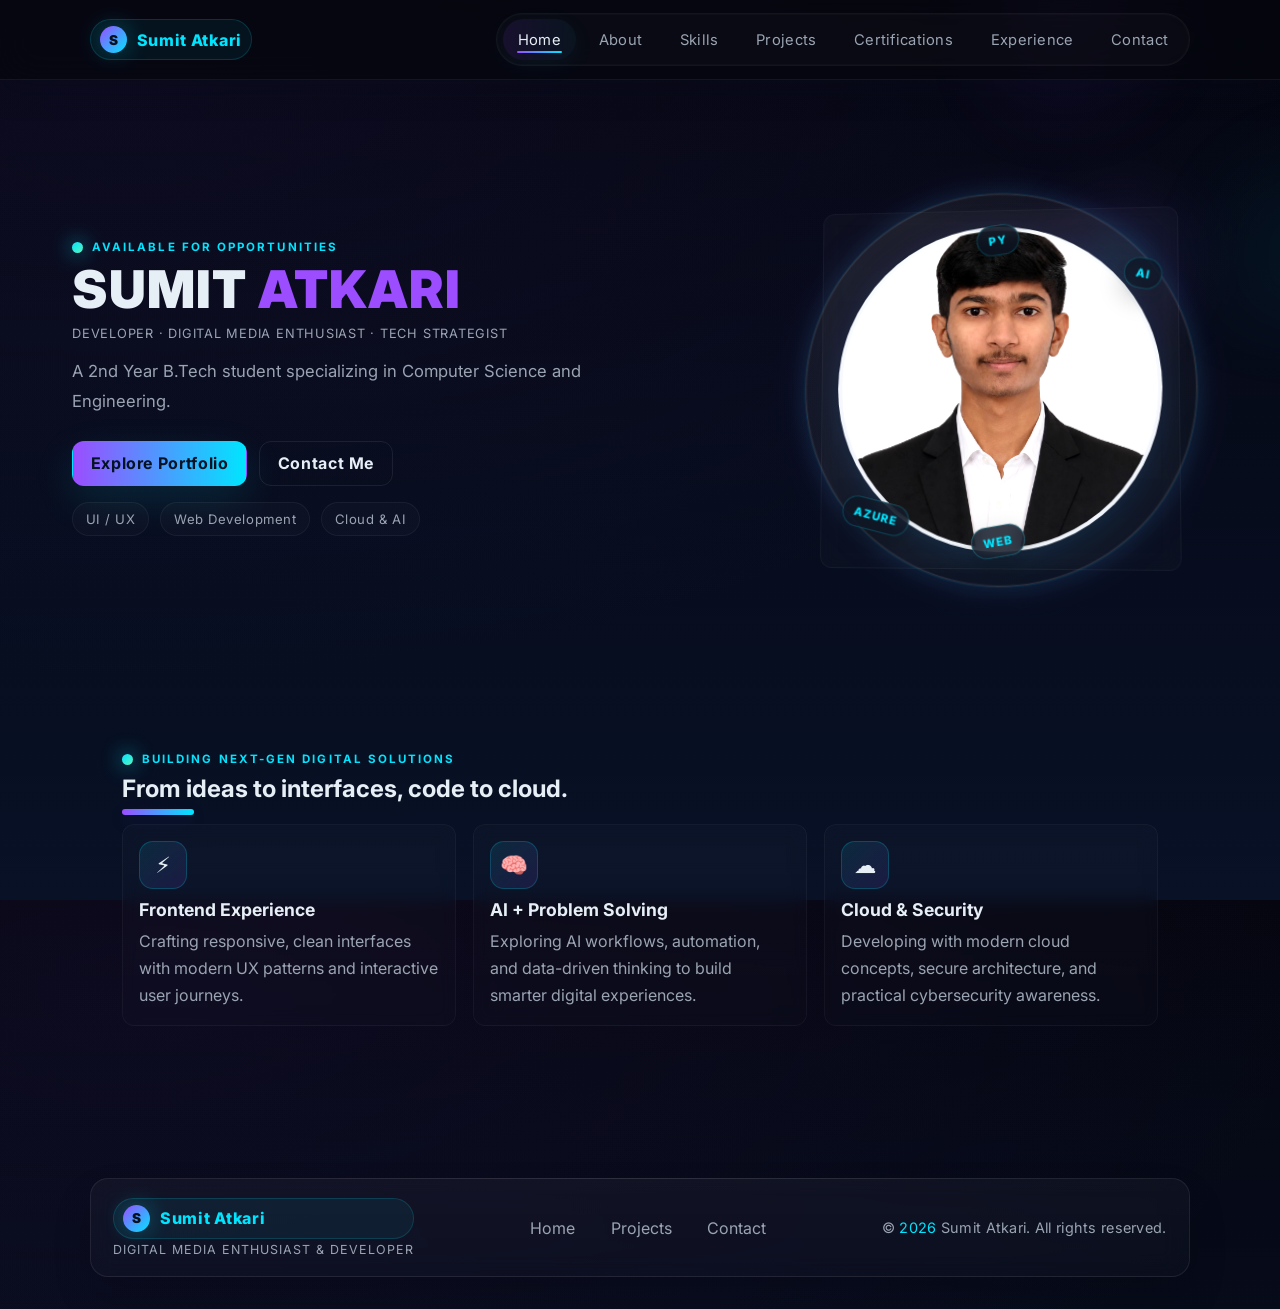
<file: index.html>
<!doctype html>
<html lang="en">
<head>
  <meta name="google-site-verification" content="aWRzMzcfcdjVfTjByrTSSTliUbDjm5TNbPGhBvWKlUM" />
  <meta charset="utf-8" />
  <meta name="viewport" content="width=device-width, initial-scale=1" />
  <meta name="description" content="Sumit Atkari — Digital Media Enthusiast, Developer and Tech Enthusiast. Portfolio showcasing projects, skills, certifications and experience." />
  <title>Sumit Atkari — Portfolio</title>
  <link rel="preconnect" href="https://fonts.googleapis.com">
  <link rel="preconnect" href="https://fonts.gstatic.com" crossorigin>
  <link href="https://fonts.googleapis.com/css2?family=Inter:wght@300;400;600;700;800&display=swap" rel="stylesheet">
  <link rel="stylesheet" href="style.css">
</head>
<body>
  <header class="site-header">
    <div class="container header-inner">
      <a class="brand" href="#home">Sumit Atkari</a>
      <nav class="nav" aria-label="Primary">
        <ul class="nav-list" id="navList">
          <li><a href="index.html#home" class="nav-link active">Home</a></li>
          <li><a href="about.html" class="nav-link">About</a></li>
          <li><a href="skills.html" class="nav-link">Skills</a></li>
          <li><a href="projects.html" class="nav-link">Projects</a></li>
          <li><a href="certifications.html" class="nav-link">Certifications</a></li>
          <li><a href="experience.html" class="nav-link">Experience</a></li>
          <li><a href="contact.html" class="nav-link">Contact</a></li>
        </ul>
      </nav>
      <button id="navToggle" class="nav-toggle" aria-label="Toggle navigation" aria-expanded="false">☰</button>
    </div>
  </header>
  <div id="loader" class="loader">
    <div class="loader-inner">
      <div class="loader-title">INITIALIZING PORTFOLIO...</div>
      <div class="loader-sub">LOADING SYSTEM...</div>
      <div class="loader-progress"><span></span></div>
      <div class="loader-name">SUMIT ATKARI</div>
    </div>
  </div>

  <div id="bgWrap">
    <canvas id="bgCanvas" aria-hidden="true"></canvas>
    <div id="bgGrid" aria-hidden="true"></div>
  </div>

  <div id="scrollProgress" aria-hidden="true"></div>

  <main>
    <section id="home" class="hero">
      <div class="container hero-grid">
        <div class="hero-content">
          <p class="eyebrow status"><span class="status-dot"></span> AVAILABLE FOR OPPORTUNITIES</p>
          <h1 class="hero-title neon">SUMIT <span class="accent">ATKARI</span></h1>
          <p class="hero-sub neon-sub">Developer · Digital Media Enthusiast · Tech Strategist</p>
          <p class="hero-desc">A 2nd Year B.Tech student specializing in Computer Science and Engineering.</p>
          <div class="hero-cta">
            <a class="btn btn-primary" href="projects.html">Explore Portfolio</a>
            <a class="btn btn-ghost" href="contact.html">Contact Me</a>
          </div>
          <div class="hero-highlights" aria-label="Core expertise">
            <span>UI / UX</span>
            <span>Web Development</span>
            <span>Cloud &amp; AI</span>
          </div>
        </div>
        <div class="hero-visual">
          <div class="profile-frame card glass">
            <div class="tech-orbit" aria-hidden="true">
              <span class="tech-badge">PY</span>
              <span class="tech-badge">AI</span>
              <span class="tech-badge">AZURE</span>
              <span class="tech-badge">WEB</span>
            </div>
            <div class="particle-orbit" aria-hidden="true"></div>
            <img src="assets/images/fa99266f-51df-4b13-a971-f67aae73ef15.jpg" alt="Portrait of Sumit Atkari" class="profile-illustration neon-glow">
          </div>
        </div>
      </div>
    </section>

    <section class="section feature-showcase">
      <div class="container">
        <div class="section-heading">
          <p class="eyebrow status"><span class="status-dot"></span> BUILDING NEXT-GEN DIGITAL SOLUTIONS</p>
          <h2 class="section-title">From ideas to interfaces, code to cloud.</h2>
        </div>

        <div class="feature-grid">
          <article class="feature-card card glass">
            <div class="feature-icon">⚡</div>
            <h3>Frontend Experience</h3>
            <p>Crafting responsive, clean interfaces with modern UX patterns and interactive user journeys.</p>
          </article>

          <article class="feature-card card glass">
            <div class="feature-icon">🧠</div>
            <h3>AI + Problem Solving</h3>
            <p>Exploring AI workflows, automation, and data-driven thinking to build smarter digital experiences.</p>
          </article>

          <article class="feature-card card glass">
            <div class="feature-icon">☁️</div>
            <h3>Cloud & Security</h3>
            <p>Developing with modern cloud concepts, secure architecture, and practical cybersecurity awareness.</p>
          </article>
        </div>
      </div>
    </section>
  </main>

  <footer class="site-footer">
    <div class="container footer-inner">
      <div class="footer-left">
        <div class="brand">Sumit Atkari</div>
        <div class="tagline">Digital Media Enthusiast & Developer</div>
      </div>
      <nav class="footer-nav" aria-label="Footer">
        <a href="index.html">Home</a>
        <a href="projects.html">Projects</a>
        <a href="contact.html">Contact</a>
      </nav>
      <div class="copyright">© <span id="year"></span> Sumit Atkari. All rights reserved.</div>
    </div>
  </footer>

  <script src="script.js"></script>
</body>
</html>
</file>
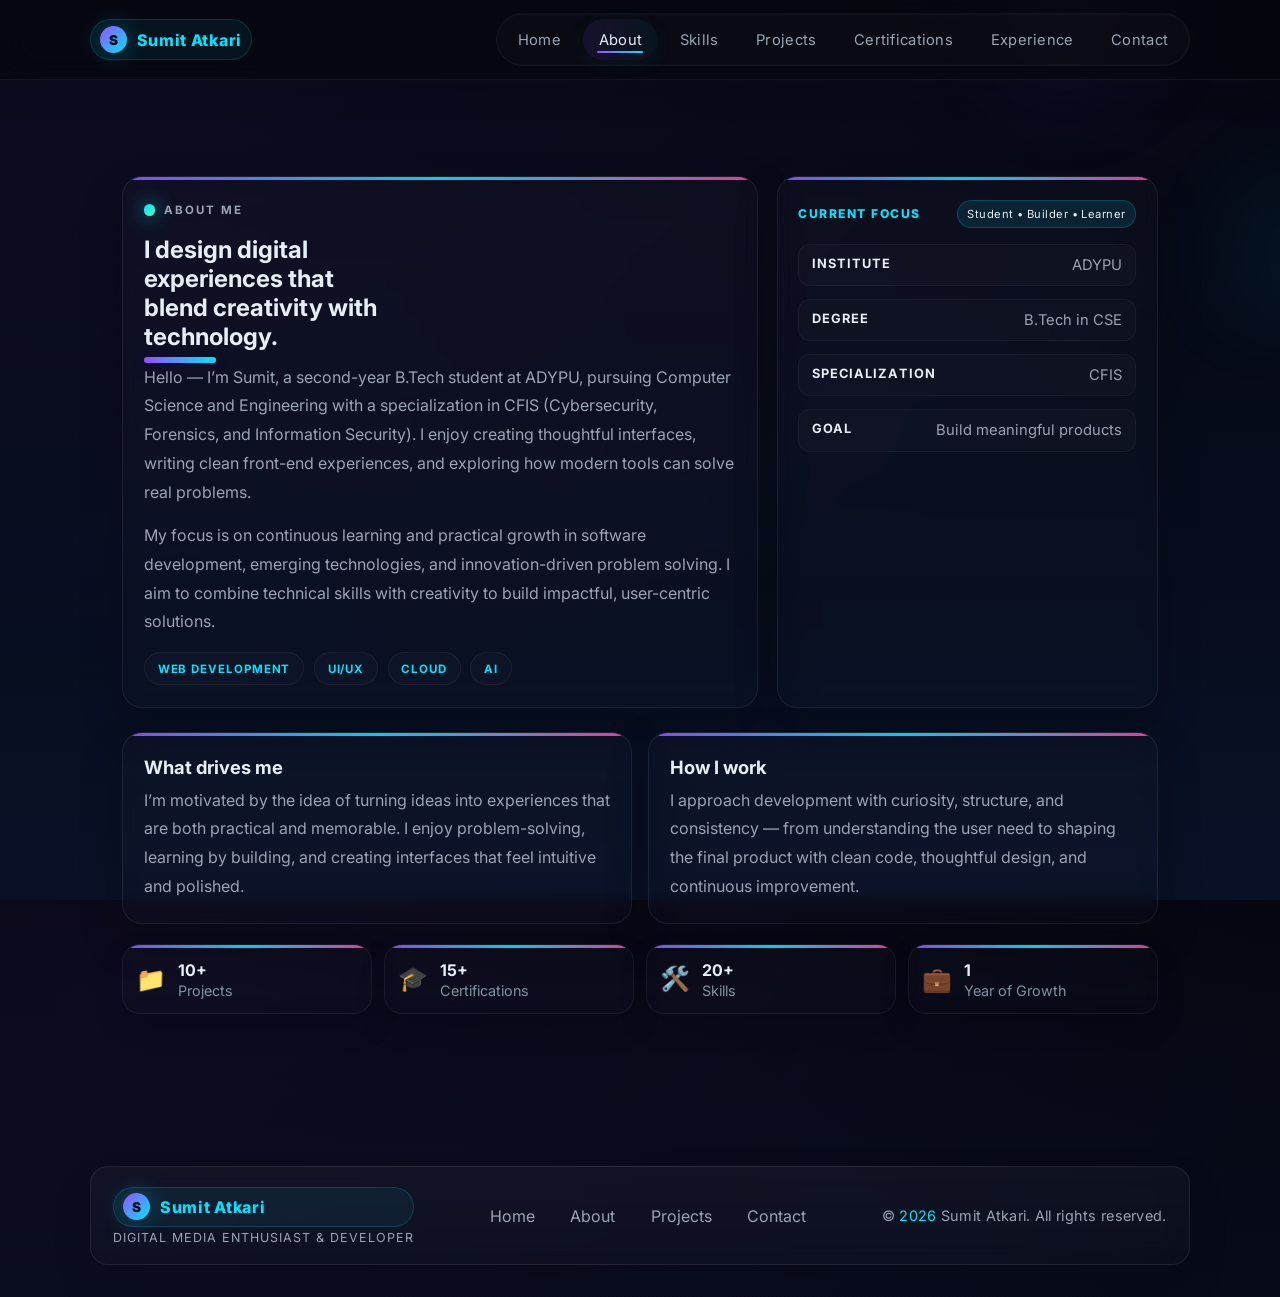
<file: about.html>
<!doctype html>
<html lang="en">
<head>
	<meta charset="utf-8" />
	<meta name="viewport" content="width=device-width, initial-scale=1" />
	<meta name="description" content="About — Sumit Atkari. Digital Media Enthusiast and Developer." />
	<title>About — Sumit Atkari</title>
	<link rel="preconnect" href="https://fonts.googleapis.com">
	<link rel="preconnect" href="https://fonts.gstatic.com" crossorigin>
	<link href="https://fonts.googleapis.com/css2?family=Inter:wght@300;400;600;700;800&display=swap" rel="stylesheet">
	<link rel="stylesheet" href="style.css">
</head>
<body>
	<header class="site-header">
		<div class="container header-inner">
			<a class="brand" href="index.html">Sumit Atkari</a>
			<nav class="nav" aria-label="Primary">
				<ul class="nav-list">
					<li><a href="index.html#home" class="nav-link">Home</a></li>
					<li><a href="about.html" class="nav-link active">About</a></li>
					<li><a href="skills.html" class="nav-link">Skills</a></li>
					<li><a href="projects.html" class="nav-link">Projects</a></li>
					<li><a href="certifications.html" class="nav-link">Certifications</a></li>
					<li><a href="experience.html" class="nav-link">Experience</a></li>
					<li><a href="contact.html" class="nav-link">Contact</a></li>
				</ul>
			</nav>
			<button id="navToggle" class="nav-toggle" aria-label="Toggle navigation" aria-expanded="false">☰</button>
		</div>
	</header>

	<main>
		<section class="section about-hero">
			<div class="container">
				<div class="about-shell">
					<div class="about-panel card glass">
						<p class="eyebrow status"><span class="status-dot"></span> ABOUT ME</p>
						<h1 class="section-title">I design digital experiences that blend creativity with technology.</h1>
						<p>Hello — I’m Sumit, a second-year B.Tech student at ADYPU, pursuing Computer Science and Engineering with a specialization in CFIS (Cybersecurity, Forensics, and Information Security). I enjoy creating thoughtful interfaces, writing clean front-end experiences, and exploring how modern tools can solve real problems.</p>
						<p>My focus is on continuous learning and practical growth in software development, emerging technologies, and innovation-driven problem solving. I aim to combine technical skills with creativity to build impactful, user-centric solutions.</p>
						<div class="about-tags" aria-label="Core strengths">
							<span>Web Development</span>
							<span>UI/UX</span>
							<span>Cloud</span>
							<span>AI</span>
						</div>
					</div>

					<aside class="about-spotlight card glass">
						<div class="spotlight-header">
							<span class="spotlight-label">Current Focus</span>
							<span class="spotlight-pill">Student • Builder • Learner</span>
						</div>
						<div class="info-list">
							<div>
								<strong>Institute</strong>
								<span>ADYPU</span>
							</div>
							<div>
								<strong>Degree</strong>
								<span>B.Tech in CSE</span>
							</div>
							<div>
								<strong>Specialization</strong>
								<span>CFIS</span>
							</div>
							<div>
								<strong>Goal</strong>
								<span>Build meaningful products</span>
							</div>
						</div>
					</aside>
				</div>

				<div class="about-bottom-grid">
					<article class="story-card card glass">
						<h3>What drives me</h3>
						<p>I’m motivated by the idea of turning ideas into experiences that are both practical and memorable. I enjoy problem-solving, learning by building, and creating interfaces that feel intuitive and polished.</p>
					</article>
					<article class="story-card card glass">
						<h3>How I work</h3>
						<p>I approach development with curiosity, structure, and consistency — from understanding the user need to shaping the final product with clean code, thoughtful design, and continuous improvement.</p>
					</article>
				</div>

				<div class="stats-grid">
					<div class="stat card">
						<div class="stat-icon">📁</div>
						<div class="stat-body">
							<div class="stat-value">10+</div>
							<div class="stat-label">Projects</div>
						</div>
					</div>
					<div class="stat card">
						<div class="stat-icon">🎓</div>
						<div class="stat-body">
							<div class="stat-value">15+</div>
							<div class="stat-label">Certifications</div>
						</div>
					</div>
					<div class="stat card">
						<div class="stat-icon">🛠️</div>
						<div class="stat-body">
							<div class="stat-value">20+</div>
							<div class="stat-label">Skills</div>
						</div>
					</div>
					<div class="stat card">
						<div class="stat-icon">💼</div>
						<div class="stat-body">
							<div class="stat-value">1</div>
							<div class="stat-label">Year of Growth</div>
						</div>
					</div>
				</div>
			</div>
		</section>
	</main>

	<footer class="site-footer">
		<div class="container footer-inner">
			<div class="footer-left">
				<div class="brand">Sumit Atkari</div>
				<div class="tagline">Digital Media Enthusiast & Developer</div>
			</div>
			<nav class="footer-nav" aria-label="Footer">
				<a href="index.html">Home</a>
				<a href="about.html">About</a>
				<a href="projects.html">Projects</a>
				<a href="contact.html">Contact</a>
			</nav>
			<div class="copyright">© <span id="year"></span> Sumit Atkari. All rights reserved.</div>
		</div>
	</footer>

	<script src="script.js"></script>
</body>
</html>
</file>
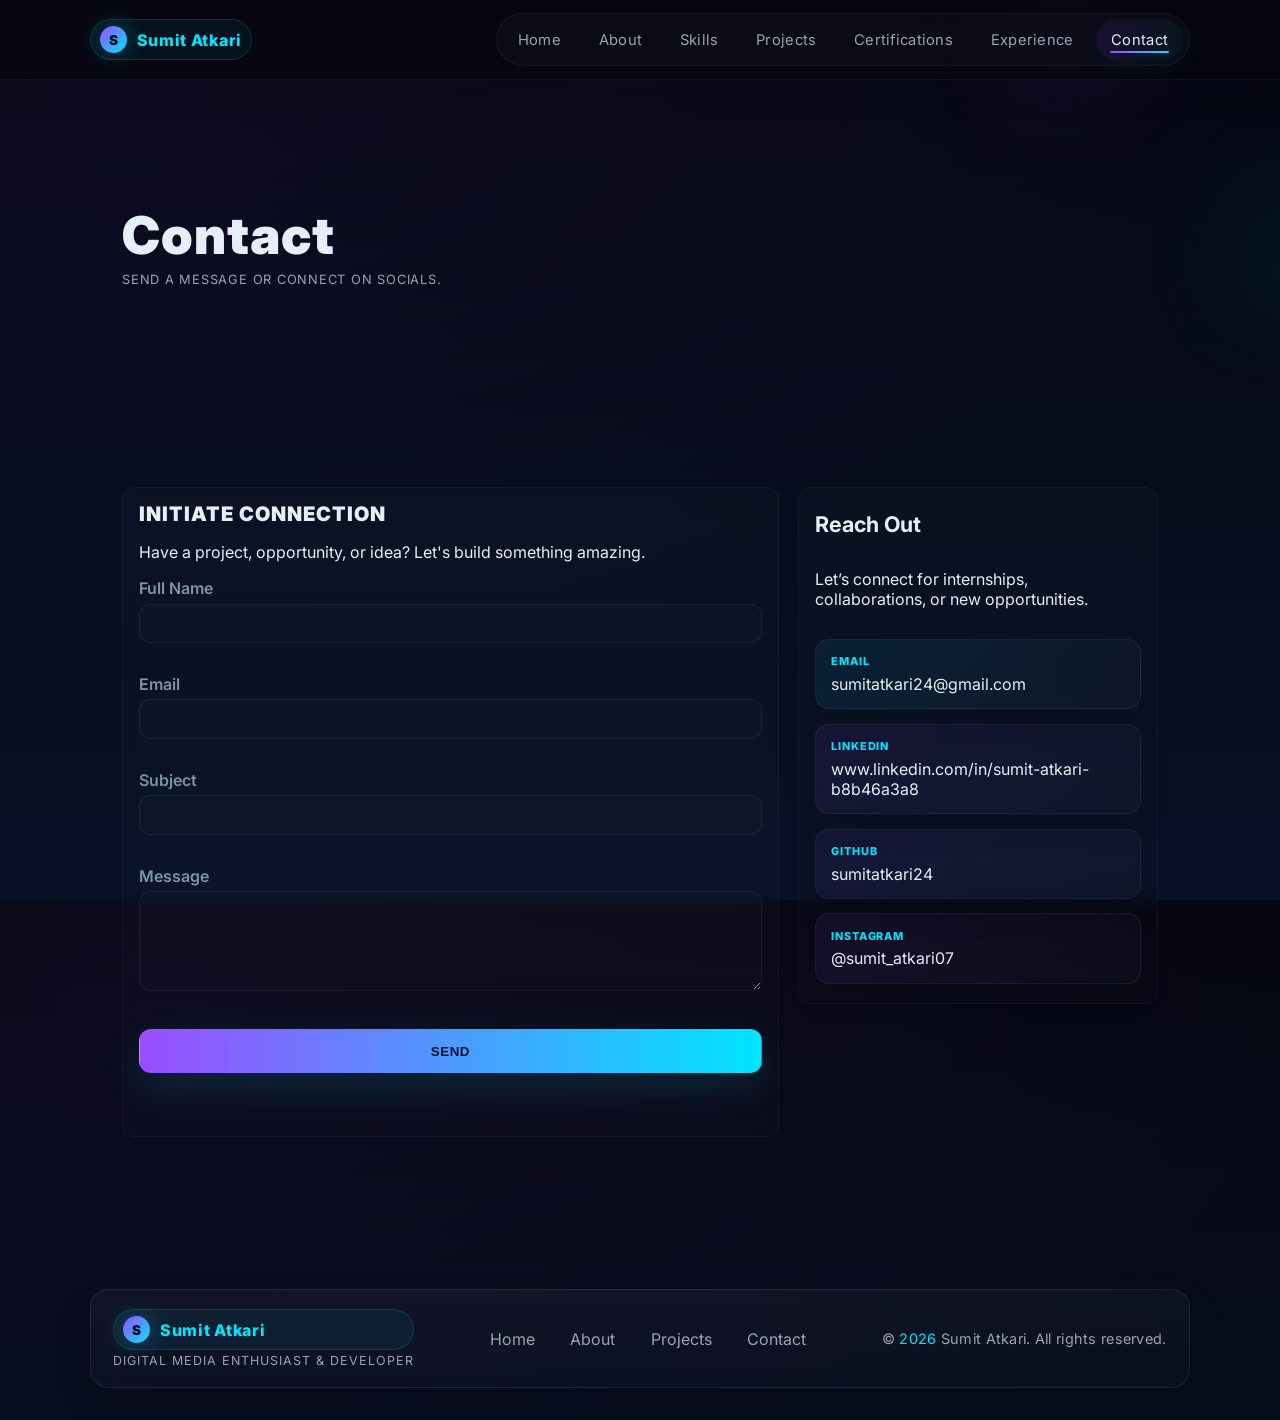
<file: contact.html>
<!doctype html>
<html lang="en">
<head>
  <meta charset="utf-8" />
  <meta name="viewport" content="width=device-width, initial-scale=1" />
  <meta name="description" content="Contact — Sumit Atkari. Get in touch via email or socials." />
  <title>Contact — Sumit Atkari</title>
  <link href="https://fonts.googleapis.com/css2?family=Inter:wght@300;400;600;700;800&display=swap" rel="stylesheet">
  <link rel="stylesheet" href="style.css">
</head>
<body>
  <header class="site-header">
    <div class="container header-inner">
      <a class="brand" href="index.html">Sumit Atkari</a>
      <nav class="nav" aria-label="Primary">
        <ul class="nav-list">
          <li><a href="index.html#home" class="nav-link">Home</a></li>
          <li><a href="about.html" class="nav-link">About</a></li>
          <li><a href="skills.html" class="nav-link">Skills</a></li>
          <li><a href="projects.html" class="nav-link">Projects</a></li>
          <li><a href="certifications.html" class="nav-link">Certifications</a></li>
          <li><a href="experience.html" class="nav-link">Experience</a></li>
          <li><a href="contact.html" class="nav-link active">Contact</a></li>
        </ul>
      </nav>
      <button id="navToggle" class="nav-toggle" aria-label="Toggle navigation" aria-expanded="false">☰</button>
    </div>
  </header>

  <main>
    <section class="hero">
      <div class="container">
        <h1 class="hero-title">Contact</h1>
        <p class="hero-sub muted">Send a message or connect on socials.</p>
      </div>
    </section>

    <section class="section">
      <div class="container contact-grid">
          <form id="contactForm" class="contact-form card" aria-label="Contact form"
            name="contact" method="POST" data-netlify="true" data-netlify-honeypot="bot-field">
          <!-- Netlify form name -->
          <input type="hidden" name="form-name" value="contact">
          <!-- Honeypot field (hidden from users) -->
          <input type="hidden" name="bot-field" id="bot-field" />
          <h2 class="hero-title" style="font-size:1.25rem">INITIATE CONNECTION</h2>
          <p class="muted">Have a project, opportunity, or idea? Let's build something amazing.</p>
          <label for="name">Full Name</label>
          <input id="name" name="name" type="text" required>
          <div class="field-error" id="error-name" aria-live="polite"></div>

          <label for="email">Email</label>
          <input id="email" name="email" type="email" required>
          <div class="field-error" id="error-email" aria-live="polite"></div>

          <label for="subject">Subject</label>
          <input id="subject" name="subject" type="text" required>
          <div class="field-error" id="error-subject" aria-live="polite"></div>

          <label for="message">Message</label>
          <textarea id="message" name="message" rows="5" required></textarea>
          <div class="field-error" id="error-message" aria-live="polite"></div>

          <button type="submit" class="btn btn-primary">SEND</button>
          <p id="formMessage" class="form-message" role="status" aria-live="polite"></p>
        </form>
        <!-- Optional reCAPTCHA scaffolding:
             To enable, register site at https://www.google.com/recaptcha/admin
             Then add the site key & secret in Netlify Dashboard -> Site settings -> Forms -> reCAPTCHA
             Uncomment the line below to enable Netlify's reCAPTCHA hook once configured.

        <div data-netlify-recaptcha="true"></div>

        -->

        <aside class="contact-info card glass">
          <h3>Reach Out</h3>
          <p class="muted">Let’s connect for internships, collaborations, or new opportunities.</p>

          <div class="contact-card email-card">
            <span class="contact-label">Email</span>
            <a href="mailto:sumitatkari24@gmail.com">sumitatkari24@gmail.com</a>
          </div>

          <div class="contact-card social-card">
            <span class="contact-label">LinkedIn</span>
            <a href="https://www.linkedin.com/in/sumit-atkari-b8b46a3a8" target="_blank" rel="noopener noreferrer">www.linkedin.com/in/sumit-atkari-b8b46a3a8</a>
          </div>

          <div class="contact-card social-card">
            <span class="contact-label">GitHub</span>
            <a href="https://github.com/sumitatkari24" target="_blank" rel="noopener noreferrer">sumitatkari24</a>
          </div>

          <div class="contact-card social-card">
            <span class="contact-label">Instagram</span>
            <a href="https://www.instagram.com/sumit_atkari07?igsh=MWZkN3Fkdmd0N3BtbQ==" target="_blank" rel="noopener noreferrer">@sumit_atkari07</a>
          </div>
        </aside>
      </div>
    </section>
  </main>

  <footer class="site-footer">
    <div class="container footer-inner">
      <div class="footer-left">
        <div class="brand">Sumit Atkari</div>
        <div class="tagline">Digital Media Enthusiast & Developer</div>
      </div>
      <nav class="footer-nav" aria-label="Footer">
        <a href="index.html">Home</a>
        <a href="about.html">About</a>
        <a href="projects.html">Projects</a>
        <a href="contact.html">Contact</a>
      </nav>
      <div class="copyright">© <span id="year"></span> Sumit Atkari. All rights reserved.</div>
    </div>
  </footer>
  <script src="script.js"></script>
</body>
</html>
</file>
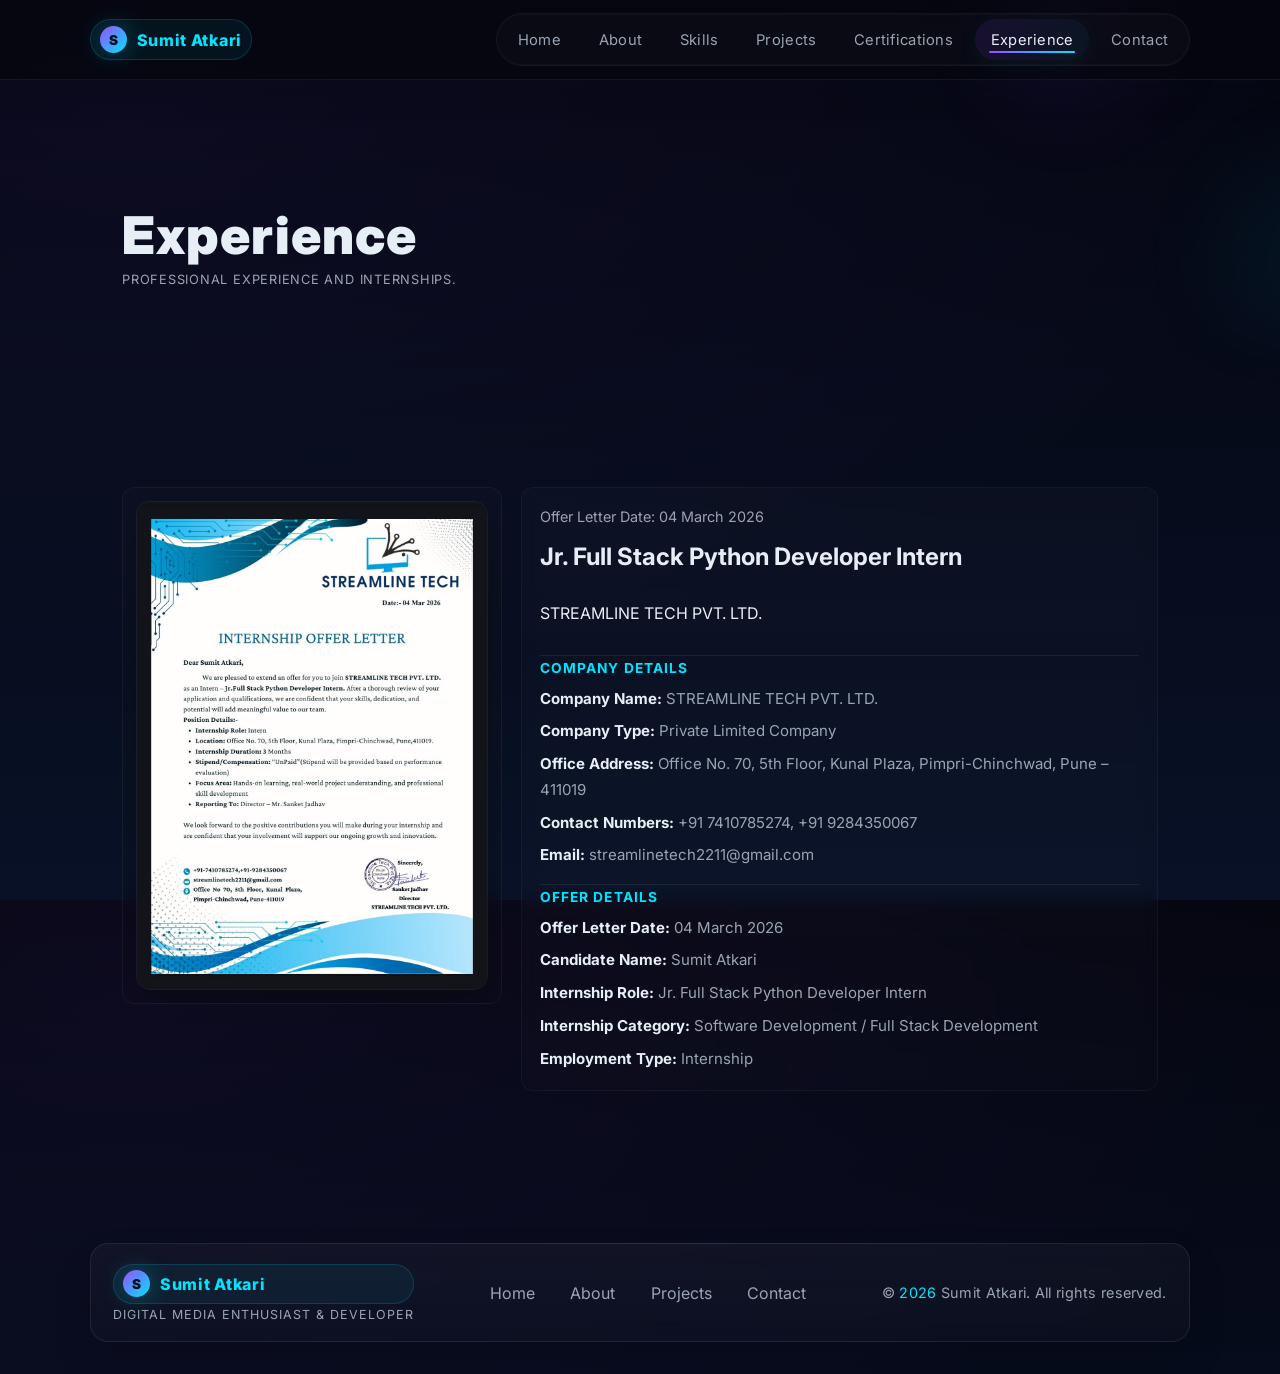
<file: experience.html>
<!doctype html>
<html lang="en">
<head>
  <meta charset="utf-8" />
  <meta name="viewport" content="width=device-width, initial-scale=1" />
  <meta name="description" content="Experience — Sumit Atkari. Professional and internship experience timeline." />
  <title>Experience — Sumit Atkari</title>
  <link href="https://fonts.googleapis.com/css2?family=Inter:wght@300;400;600;700;800&display=swap" rel="stylesheet">
  <link rel="stylesheet" href="style.css">
</head>
<body>
  <header class="site-header">
    <div class="container header-inner">
      <a class="brand" href="index.html">Sumit Atkari</a>
      <nav class="nav" aria-label="Primary">
        <ul class="nav-list">
          <li><a href="index.html#home" class="nav-link">Home</a></li>
          <li><a href="about.html" class="nav-link">About</a></li>
          <li><a href="skills.html" class="nav-link">Skills</a></li>
          <li><a href="projects.html" class="nav-link">Projects</a></li>
          <li><a href="certifications.html" class="nav-link">Certifications</a></li>
          <li><a href="experience.html" class="nav-link active">Experience</a></li>
          <li><a href="contact.html" class="nav-link">Contact</a></li>
        </ul>
      </nav>
      <button id="navToggle" class="nav-toggle" aria-label="Toggle navigation" aria-expanded="false">☰</button>
    </div>
  </header>

  <main>
    <section class="hero">
      <div class="container">
        <h1 class="hero-title">Experience</h1>
        <p class="hero-sub muted">Professional experience and internships.</p>
      </div>
    </section>

    <section class="section">
      <div class="container experience-layout">
        <div class="card glass experience-visual">
          <img src="d4ba95be-1765-4917-af9b-000f3703c8bc.jpg" alt="Streamline Tech Pvt. Ltd. internship offer" />
        </div>

        <div class="card glass experience-info">
          <div class="timeline-date">Offer Letter Date: 04 March 2026</div>
          <h3>Jr. Full Stack Python Developer Intern</h3>
          <p class="muted">STREAMLINE TECH PVT. LTD.</p>

          <div class="experience-group">
            <h4>Company Details</h4>
            <ul class="experience-list">
              <li><strong>Company Name:</strong> STREAMLINE TECH PVT. LTD.</li>
              <li><strong>Company Type:</strong> Private Limited Company</li>
              <li><strong>Office Address:</strong> Office No. 70, 5th Floor, Kunal Plaza, Pimpri-Chinchwad, Pune – 411019</li>
              <li><strong>Contact Numbers:</strong> +91 7410785274, +91 9284350067</li>
              <li><strong>Email:</strong> streamlinetech2211@gmail.com</li>
            </ul>
          </div>

          <div class="experience-group">
            <h4>Offer Details</h4>
            <ul class="experience-list">
              <li><strong>Offer Letter Date:</strong> 04 March 2026</li>
              <li><strong>Candidate Name:</strong> Sumit Atkari</li>
              <li><strong>Internship Role:</strong> Jr. Full Stack Python Developer Intern</li>
              <li><strong>Internship Category:</strong> Software Development / Full Stack Development</li>
              <li><strong>Employment Type:</strong> Internship</li>
            </ul>
          </div>
        </div>
      </div>
    </section>
  </main>

  <footer class="site-footer">
    <div class="container footer-inner">
      <div class="footer-left">
        <div class="brand">Sumit Atkari</div>
        <div class="tagline">Digital Media Enthusiast & Developer</div>
      </div>
      <nav class="footer-nav" aria-label="Footer">
        <a href="index.html">Home</a>
        <a href="about.html">About</a>
        <a href="projects.html">Projects</a>
        <a href="contact.html">Contact</a>
      </nav>
      <div class="copyright">© <span id="year"></span> Sumit Atkari. All rights reserved.</div>
    </div>
  </footer>
  <script src="script.js"></script>
</body>
</html>
</file>
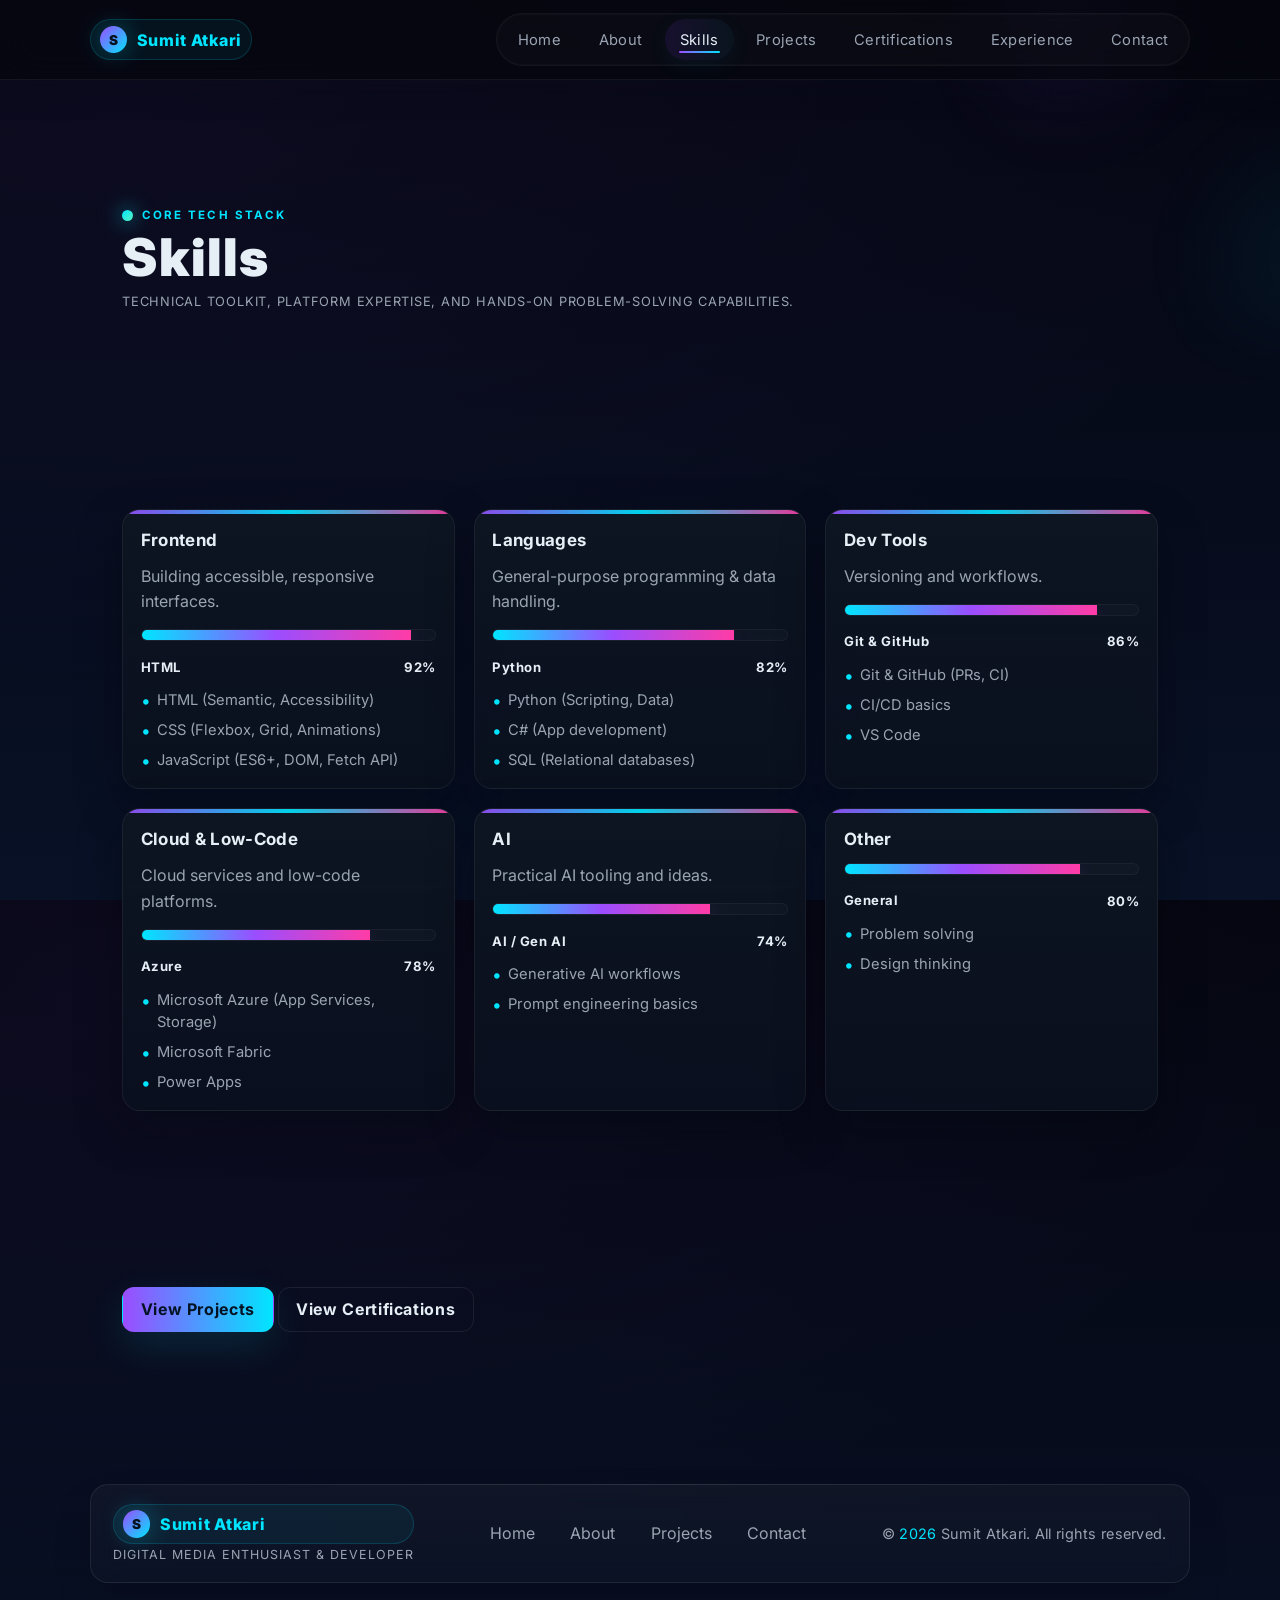
<file: skills.html>
<!doctype html>
<html lang="en">
<head>
  <meta charset="utf-8" />
  <meta name="viewport" content="width=device-width, initial-scale=1" />
  <meta name="description" content="Skills — Sumit Atkari. Frontend, backend, cloud, low-code and AI skills." />
  <title>Skills — Sumit Atkari</title>
  <link href="https://fonts.googleapis.com/css2?family=Inter:wght@300;400;600;700;800&display=swap" rel="stylesheet">
  <link rel="stylesheet" href="style.css">
</head>
<body>
  <header class="site-header">
    <div class="container header-inner">
      <a class="brand" href="index.html">Sumit Atkari</a>
      <nav class="nav" aria-label="Primary">
        <ul class="nav-list">
          <li><a href="index.html#home" class="nav-link">Home</a></li>
          <li><a href="about.html" class="nav-link">About</a></li>
          <li><a href="skills.html" class="nav-link active">Skills</a></li>
          <li><a href="projects.html" class="nav-link">Projects</a></li>
          <li><a href="certifications.html" class="nav-link">Certifications</a></li>
          <li><a href="experience.html" class="nav-link">Experience</a></li>
          <li><a href="contact.html" class="nav-link">Contact</a></li>
        </ul>
      </nav>
      <button id="navToggle" class="nav-toggle" aria-label="Toggle navigation" aria-expanded="false">☰</button>
    </div>
  </header>

  <main>
    <section class="hero">
      <div class="container">
        <p class="eyebrow status"><span class="status-dot"></span> CORE TECH STACK</p>
        <h1 class="hero-title">Skills</h1>
        <p class="hero-sub muted">Technical toolkit, platform expertise, and hands-on problem-solving capabilities.</p>
      </div>
    </section>

    <section class="section">
      <div class="container">
        <div class="skills-grid">
          <div class="skill-card card glass">
            <h3>Frontend</h3>
            <p class="muted">Building accessible, responsive interfaces.</p>
            <div class="skill-bar" aria-hidden="true"><div class="skill-fill" data-percent="92"></div></div>
            <div class="skill-meta"><span>HTML</span><span>92%</span></div>
            <ul class="skill-list">
              <li>HTML (Semantic, Accessibility)</li>
              <li>CSS (Flexbox, Grid, Animations)</li>
              <li>JavaScript (ES6+, DOM, Fetch API)</li>
            </ul>
          </div>
          <div class="skill-card card glass">
            <h3>Languages</h3>
            <p class="muted">General-purpose programming & data handling.</p>
            <div class="skill-bar" aria-hidden="true"><div class="skill-fill" data-percent="82"></div></div>
            <div class="skill-meta"><span>Python</span><span>82%</span></div>
            <ul class="skill-list">
              <li>Python (Scripting, Data)</li>
              <li>C# (App development)</li>
              <li>SQL (Relational databases)</li>
            </ul>
          </div>
          <div class="skill-card card glass">
            <h3>Dev Tools</h3>
            <p class="muted">Versioning and workflows.</p>
            <div class="skill-bar" aria-hidden="true"><div class="skill-fill" data-percent="86"></div></div>
            <div class="skill-meta"><span>Git & GitHub</span><span>86%</span></div>
            <ul class="skill-list">
              <li>Git &amp; GitHub (PRs, CI)</li>
              <li>CI/CD basics</li>
              <li>VS Code</li>
            </ul>
          </div>
          <div class="skill-card card glass">
            <h3>Cloud & Low-Code</h3>
            <p class="muted">Cloud services and low-code platforms.</p>
            <div class="skill-bar" aria-hidden="true"><div class="skill-fill" data-percent="78"></div></div>
            <div class="skill-meta"><span>Azure</span><span>78%</span></div>
            <ul class="skill-list">
              <li>Microsoft Azure (App Services, Storage)</li>
              <li>Microsoft Fabric</li>
              <li>Power Apps</li>
            </ul>
          </div>
          <div class="skill-card card glass">
            <h3>AI</h3>
            <p class="muted">Practical AI tooling and ideas.</p>
            <div class="skill-bar" aria-hidden="true"><div class="skill-fill" data-percent="74"></div></div>
            <div class="skill-meta"><span>AI / Gen AI</span><span>74%</span></div>
            <ul class="skill-list">
              <li>Generative AI workflows</li>
              <li>Prompt engineering basics</li>
            </ul>
          </div>
          <div class="skill-card card glass">
            <h3>Other</h3>
            <div class="skill-bar" aria-hidden="true"><div class="skill-fill" data-percent="80"></div></div>
            <div class="skill-meta"><span>General</span><span>80%</span></div>
            <ul class="skill-list">
              <li>Problem solving</li>
              <li>Design thinking</li>
            </ul>
          </div>
        </div>
      </div>
    </section>

    <section class="section">
      <div class="container">
        <a class="btn btn-primary" href="projects.html">View Projects</a>
        <a class="btn btn-ghost" href="certifications.html">View Certifications</a>
      </div>
    </section>
  </main>

  <footer class="site-footer">
    <div class="container footer-inner">
      <div class="footer-left">
        <div class="brand">Sumit Atkari</div>
        <div class="tagline">Digital Media Enthusiast & Developer</div>
      </div>
      <nav class="footer-nav" aria-label="Footer">
        <a href="index.html">Home</a>
        <a href="about.html">About</a>
        <a href="projects.html">Projects</a>
        <a href="contact.html">Contact</a>
      </nav>
      <div class="copyright">© <span id="year"></span> Sumit Atkari. All rights reserved.</div>
    </div>
  </footer>
  <script src="script.js"></script>
</body>
</html>
</file>
<file: style.css>
:root{
	/* Color system */
	--background: #050610;
	--background-2: #081126;
	--card: rgba(255,255,255,0.03);
	--glass: rgba(255,255,255,0.03);
	--text: #e6eef6;
	--text-secondary: #9aa4b2;
	--primary: #00e5ff; /* cyan */
	--secondary: #9b4dff; /* neon purple */
	--accent: #ff3ca6; /* magenta */
	--muted: #7f93a3;
	--card-border: rgba(255,255,255,0.04);
	--glow: 0 10px 40px rgba(124,58,237,0.12);
}
*{box-sizing:border-box}
html,body{height:100%}
/* Make media scale properly on narrow screens */
img, picture, video, iframe{max-width:100%;height:auto;display:block}
.body-fancy, body{
	margin:0;
	font-family:Inter, system-ui, -apple-system, "Segoe UI", Roboto, 'Helvetica Neue', Arial;
	background: radial-gradient(1200px 600px at 10% 10%, rgba(124,58,237,0.06), transparent), linear-gradient(180deg,var(--background),var(--background-2));
	color:var(--text);
	-webkit-font-smoothing:antialiased;
	-moz-osx-font-smoothing:grayscale;
	scroll-behavior:smooth;
}
.container{max-width:1100px;margin:0 auto;padding:2rem}
.site-header{position:sticky;top:0;backdrop-filter: blur(18px);background:rgba(5,6,12,0.68);border-bottom:1px solid rgba(255,255,255,0.06);box-shadow:0 10px 30px rgba(6,10,24,0.28);z-index:60}
.header-inner{display:flex;align-items:center;justify-content:space-between;padding:0.8rem 0;gap:1rem}
.brand{font-weight:800;color:var(--primary);text-decoration:none;letter-spacing:0.7px;display:inline-flex;align-items:center;gap:0.6rem;position:relative;padding:0.35rem 0.55rem;border-radius:999px;background:rgba(0,229,255,0.06);border:1px solid rgba(0,229,255,0.16)}
.brand::before{content:'S';display:grid;place-items:center;width:1.7rem;height:1.7rem;border-radius:50%;background:linear-gradient(135deg,var(--secondary),var(--primary));color:#07111d;font-weight:900;font-size:0.85rem;box-shadow:0 0 24px rgba(0,229,255,0.3)}
.nav-list{list-style:none;margin:0;padding:0;display:flex;align-items:center;justify-content:center;gap:0.45rem;background:rgba(255,255,255,0.02);padding:0.35rem;border:1px solid rgba(255,255,255,0.04);border-radius:999px;box-shadow:inset 0 0 0 1px rgba(255,255,255,0.02);flex-wrap:nowrap;white-space:nowrap}
.nav-list li{flex-shrink:0}
.nav-link{color:var(--text-secondary);text-decoration:none;padding:0.7rem 0.95rem;border-radius:999px;position:relative;overflow:visible;letter-spacing:0.02em;font-size:0.92rem;transition:all 220ms ease;flex-shrink:0;display:inline-flex;align-items:center;justify-content:center}
.nav-link::after{content:'';position:absolute;left:14px;right:14px;bottom:7px;height:2px;border-radius:2px;background:linear-gradient(90deg,var(--secondary),var(--primary));opacity:0;transform:translateY(6px);transition:all 220ms ease}
.nav-link:hover::after,.nav-link.active::after{opacity:1;transform:translateY(0)}
.nav-link:hover,.nav-link.active{color:var(--text);background:rgba(255,255,255,0.03);box-shadow:0 6px 24px rgba(0,229,255,0.05)}
.nav-toggle{display:none;background:none;border:0;color:var(--text);font-size:1.25rem;padding:0.45rem;border-radius:8px}

.hero{padding:6rem 0 4rem;position:relative;overflow:visible}
.hero-grid{display:grid;grid-template-columns:minmax(0,1fr) 420px;gap:2rem;align-items:center;max-width:1200px;margin:0 auto}
.eyebrow{color:var(--primary);margin:0 0 0.5rem;display:flex;align-items:center;gap:0.55rem;letter-spacing:0.18em;text-transform:uppercase;font-size:0.72rem;font-weight:700}
.status-dot{width:0.7rem;height:0.7rem;border-radius:50%;background:linear-gradient(135deg,var(--primary),#5af3bf);box-shadow:0 0 20px rgba(0,229,255,0.8);display:inline-block}
.hero-title{font-size:3.25rem;margin:0 0 0.5rem;font-weight:900;letter-spacing:1px;line-height:1.08}
.hero-title .accent{color:var(--secondary);}
.hero-sub{color:var(--text-secondary);margin:0 0 1rem;letter-spacing:0.06em;text-transform:uppercase;font-size:0.8rem}
.hero-desc{margin:0 0 1.5rem;color:var(--text-secondary);max-width:60ch;font-size:1.04rem;line-height:1.8}
.hero-cta{display:flex;gap:0.75rem;flex-wrap:wrap;margin-bottom:1rem}
.hero-highlights{display:flex;flex-wrap:wrap;gap:0.7rem}
.hero-highlights span{padding:0.52rem 0.8rem;border-radius:999px;background:rgba(255,255,255,0.02);border:1px solid rgba(255,255,255,0.05);color:var(--text-secondary);font-size:0.82rem;letter-spacing:0.04em}
.btn{display:inline-block;padding:0.7rem 1.1rem;border-radius:12px;text-decoration:none;color:var(--text);border:1px solid transparent;font-weight:700;letter-spacing:0.04em}
.btn-primary{background:linear-gradient(90deg,var(--secondary),var(--primary));box-shadow:0 14px 40px rgba(0,229,255,0.12);color:#041323}
.btn-ghost{background:transparent;border:1px solid rgba(255,255,255,0.08);color:var(--text)}
.btn-sm{padding:0.45rem 0.6rem;font-size:0.9rem}
.btn-outline{background:transparent;border:1px solid rgba(255,255,255,0.06)}

.hero-visual{display:flex;justify-content:center;align-items:center;width:100%;perspective:1200px;position:relative}
.profile-frame{position:relative;isolation:isolate;padding:0;border-radius:50%;width:min(100%, 360px);aspect-ratio:1/1;display:flex;align-items:center;justify-content:center;overflow:visible;transform:rotateX(4deg) rotateY(-6deg);animation:frameFloat 7s ease-in-out infinite;background:transparent;border:none;box-shadow:none}
.profile-frame::before{content:'';position:absolute;inset:-18px;border-radius:50%;border:1px solid rgba(255,255,255,0.12);background:linear-gradient(135deg, rgba(255,255,255,0.06), rgba(255,255,255,0.015));backdrop-filter:blur(10px);-webkit-backdrop-filter:blur(10px);box-shadow:inset 0 0 0 1px rgba(255,255,255,0.03),0 0 0 1px rgba(0,229,255,0.08),0 0 26px rgba(0,229,255,0.12),0 0 38px rgba(155,77,255,0.1);animation:haloPulse 6s ease-in-out infinite;z-index:0}
.profile-frame::after{content:'';position:absolute;right:-14%;top:-14%;width:210px;height:210px;border-radius:50%;background:radial-gradient(circle, rgba(0,229,255,0.18), rgba(155,77,255,0.08) 28%, transparent 64%);filter:blur(24px);pointer-events:none;animation:orbDrift 8s ease-in-out infinite;z-index:0}
.particle-orbit{position:absolute;inset:10%;border-radius:50%;border:1px solid rgba(255,255,255,0.05);background:radial-gradient(circle, rgba(0,229,255,0.04), transparent 58%);box-shadow:inset 0 0 30px rgba(0,229,255,0.03);z-index:0}
.particle-orbit::before,.particle-orbit::after{content:'';position:absolute;inset:8% 8%;border-radius:50%;border:1px solid rgba(255,255,255,0.04);background:linear-gradient(90deg, transparent, rgba(0,229,255,0.12), transparent);}
.particle-orbit::after{inset:16% 16%;border-color:rgba(155,77,255,0.08)}
.profile-illustration{position:relative;z-index:1;width:100%;height:100%;object-fit:cover;object-position:center center;border-radius:50%;border:4px solid rgba(255,255,255,0.06);box-shadow:inset 0 0 0 1px rgba(0,229,255,0.14),0 18px 60px rgba(0,0,0,0.7),0 0 0 1px rgba(255,255,255,0.02);display:block;background:linear-gradient(180deg,#ebedf0,#dfe3ea);filter:saturate(1.08) contrast(1.1) brightness(1.02);animation:photoFloat 6s ease-in-out infinite}
.neon-glow{box-shadow:0 10px 30px rgba(0,229,255,0.08), 0 0 30px rgba(155,77,255,0.08)}

.tech-orbit{position:absolute;inset:0;pointer-events:none;z-index:2}
.tech-badge{position:absolute;display:inline-flex;align-items:center;justify-content:center;padding:0.48rem 0.7rem;border-radius:999px;background:rgba(10,18,32,0.82);border:1px solid rgba(0,229,255,0.22);color:var(--primary);font-size:0.72rem;font-weight:800;letter-spacing:0.08em;text-transform:uppercase;box-shadow:0 10px 24px rgba(0,0,0,0.22);backdrop-filter:blur(8px)}
.tech-badge:nth-child(1){top:4%;left:50%;transform:translateX(-50%) rotate(-8deg)}
.tech-badge:nth-child(2){top:14%;right:4%;transform:rotate(12deg)}
.tech-badge:nth-child(3){bottom:10%;left:6%;transform:rotate(14deg)}
.tech-badge:nth-child(4){bottom:3%;right:50%;transform:translateX(50%) rotate(-10deg)}

.feature-showcase{padding-top:0.5rem}
.section-heading{margin-bottom:1.3rem}
.feature-grid{display:grid;grid-template-columns:repeat(3, minmax(0,1fr));gap:1.1rem}
.feature-card{padding:1.1rem;min-height:180px}
.feature-card h3{margin:0.6rem 0 0.5rem;font-size:1.1rem}
.feature-card p{margin:0;color:var(--text-secondary);line-height:1.7}
.feature-icon{width:3rem;height:3rem;display:grid;place-items:center;border-radius:14px;background:linear-gradient(135deg, rgba(0,229,255,0.1), rgba(155,77,255,0.12));border:1px solid rgba(0,229,255,0.2);font-size:1.4rem}

@media (max-width:1000px){
  .feature-grid{grid-template-columns:1fr}
}

@keyframes photoFloat{0%{transform:translateY(0) scale(1)}50%{transform:translateY(-8px) scale(1.015)}100%{transform:translateY(0) scale(1)}}
@keyframes frameFloat{0%,100%{transform:translateY(0) rotateX(4deg) rotateY(-6deg)}50%{transform:translateY(-10px) rotateX(2deg) rotateY(-3deg)}}
@keyframes haloPulse{0%,100%{transform:scale(0.98);box-shadow:inset 0 0 0 1px rgba(255,255,255,0.04),0 0 0 1px rgba(0,229,255,0.08),0 0 18px rgba(0,229,255,0.08)}50%{transform:scale(1.03);box-shadow:inset 0 0 0 1px rgba(255,255,255,0.06),0 0 0 1px rgba(0,229,255,0.12),0 0 32px rgba(155,77,255,0.12)}}
@keyframes orbDrift{0%,100%{transform:translate3d(0,0,0) scale(1)}50%{transform:translate3d(-8px,12px,0) scale(1.08)}}

/* Buttons hover */
.btn-primary{transition:transform 220ms ease, box-shadow 220ms ease}
.btn-primary:hover{transform:translateY(-3px);box-shadow:0 14px 34px rgba(7,12,30,0.7)}
.btn-ghost{transition:background 200ms ease, transform 200ms ease}
.btn-ghost:hover{transform:translateY(-2px);background:rgba(255,255,255,0.02)}

/* Card hover lift */
.card{transition:transform 260ms ease, box-shadow 260ms ease}
.card:hover{transform:translateY(-6px);box-shadow:0 18px 40px rgba(2,6,12,0.6)}

/* Accent gradient ribbons for headings */
.section-title{position:relative}
.section-title::after{content:'';position:absolute;left:0;bottom:-12px;width:72px;height:6px;border-radius:6px;background:linear-gradient(90deg,var(--secondary),var(--primary));box-shadow:0 6px 18px rgba(124,58,237,0.12)}

/* Subtle page background shapes */
body::before{content:'';position:fixed;right:-120px;top:-80px;width:420px;height:420px;background:radial-gradient(circle at 20% 20%, rgba(124,58,237,0.12), transparent 30%), radial-gradient(circle at 80% 80%, rgba(6,182,212,0.08), transparent 30%);filter:blur(30px);pointer-events:none;z-index:0}

.section{padding:3.5rem 0}
.section-title{font-size:1.5rem;margin:0 0 1rem}
.card{background:linear-gradient(180deg, rgba(255,255,255,0.02), rgba(255,255,255,0.01));padding:1rem;border-radius:12px;border:1px solid var(--card-border);backdrop-filter: blur(6px)}
.glass{background:linear-gradient(180deg, rgba(255,255,255,0.02), rgba(255,255,255,0.01));backdrop-filter: blur(8px)}

.about-grid{display:grid;grid-template-columns:1fr 320px;gap:1.25rem;align-items:start}
.about-hero{padding-top:4rem}
.about-shell{display:grid;grid-template-columns:1.5fr 0.9fr;gap:1.2rem;align-items:stretch;margin-bottom:1.5rem}
.about-panel,.about-spotlight,.story-card,.stat{position:relative;overflow:hidden}
.about-panel,.about-spotlight,.story-card{padding:1.4rem 1.3rem;border-radius:20px;border:1px solid rgba(255,255,255,0.07);box-shadow:0 18px 42px rgba(2,6,12,0.26)}
.about-panel::before,.about-spotlight::before,.story-card::before,.stat::before{content:'';position:absolute;inset:0 auto auto 0;width:100%;height:3px;background:linear-gradient(90deg,var(--secondary),var(--primary),var(--accent));opacity:0.9}
.about-panel h1{margin:0 0 0.75rem;max-width:16ch}
.about-panel p{color:var(--text-secondary);line-height:1.8;margin:0 0 0.9rem}
.about-tags{display:flex;flex-wrap:wrap;gap:0.6rem;margin-top:1rem}
.about-tags span{padding:0.52rem 0.8rem;border-radius:999px;background:rgba(255,255,255,0.02);border:1px solid rgba(255,255,255,0.05);color:var(--primary);font-size:0.72rem;font-weight:700;letter-spacing:0.08em;text-transform:uppercase}
.spotlight-header{display:flex;align-items:center;justify-content:space-between;gap:0.8rem;margin-bottom:1rem}
.spotlight-label{color:var(--primary);font-size:0.76rem;letter-spacing:0.12em;text-transform:uppercase;font-weight:800}
.spotlight-pill{padding:0.38rem 0.6rem;border-radius:999px;background:rgba(0,229,255,0.1);border:1px solid rgba(0,229,255,0.2);color:var(--text);font-size:0.7rem;letter-spacing:0.04em}
.info-list{display:grid;gap:0.8rem}
.info-list div{display:flex;justify-content:space-between;gap:0.8rem;padding:0.7rem 0.8rem;border-radius:12px;background:rgba(255,255,255,0.02);border:1px solid rgba(255,255,255,0.04)}
.info-list strong{display:block;color:var(--text);font-size:0.8rem;letter-spacing:0.08em;text-transform:uppercase}
.info-list span{color:var(--text-secondary);font-size:0.92rem;text-align:right}
.about-bottom-grid{display:grid;grid-template-columns:repeat(2, minmax(0,1fr));gap:1rem;margin-bottom:1.25rem}
.story-card h3{margin:0 0 0.5rem;font-size:1.15rem}
.story-card p{margin:0;color:var(--text-secondary);line-height:1.8}
.stats-grid{display:grid;grid-template-columns:repeat(4, minmax(0,1fr));gap:0.75rem}
.stat{display:flex;gap:0.75rem;align-items:center;padding:0.9rem 0.8rem;border-radius:18px;border:1px solid rgba(255,255,255,0.06);background:linear-gradient(180deg, rgba(255,255,255,0.02), rgba(255,255,255,0.01));box-shadow:0 14px 28px rgba(2,6,12,0.18)}
.stat-icon{font-size:1.5rem}
.stat-body{display:flex;flex-direction:column;gap:0.15rem}
.stat-value{font-weight:700}
.stat-label{color:var(--muted);font-size:0.9rem}

@media (max-width:900px){
	.about-shell,.about-bottom-grid,.stats-grid{grid-template-columns:1fr}
}

.skills-grid{display:grid;grid-template-columns:repeat(3,1fr);gap:1.2rem}
.skill-card{
    position:relative;display:flex;flex-direction:column;gap:0.9rem;
    padding:1.2rem 1.1rem 1rem;border:1px solid rgba(255,255,255,0.06);
    border-radius:18px;background:linear-gradient(180deg, rgba(14,22,34,0.96), rgba(10,16,30,0.92));
    box-shadow:0 18px 45px rgba(2,6,12,0.34);overflow:hidden;
    transition:transform 240ms ease, box-shadow 240ms ease, border-color 240ms ease
}
.skill-card::before{content:'';position:absolute;inset:0 auto auto 0;width:100%;height:4px;background:linear-gradient(90deg,var(--secondary),var(--primary),var(--accent));opacity:0.9}
.skill-card:hover{transform:translateY(-8px);box-shadow:0 26px 60px rgba(122,90,255,0.18);border-color:rgba(0,229,255,0.2)}
.skill-card h3{margin:0;font-size:1.06rem;letter-spacing:0.02em}
.skill-card .muted{margin:0;color:var(--text-secondary);line-height:1.6}
.skill-bar{height:12px;background:linear-gradient(90deg, rgba(255,255,255,0.03), rgba(255,255,255,0.02));border-radius:999px;overflow:hidden;border:1px solid rgba(255,255,255,0.04)}
.skill-fill{height:100%;width:0;background:linear-gradient(90deg,var(--primary),var(--secondary),var(--accent));box-shadow:0 6px 18px rgba(124,58,237,0.2);transition:width 1200ms cubic-bezier(.2,.9,.2,1)}
.skill-meta{display:flex;justify-content:space-between;align-items:center;margin-top:0.2rem;font-weight:700;font-size:0.82rem;letter-spacing:0.04em;color:var(--text)}
.skill-list{list-style:none;margin:0;padding:0;display:grid;gap:0.45rem}
.skill-list li{position:relative;padding-left:1rem;color:var(--text-secondary);line-height:1.55;font-size:0.92rem}
.skill-list li::before{content:'•';position:absolute;left:0;color:var(--primary);font-size:1.1rem;line-height:1.4}

.projects-grid{display:grid;grid-template-columns:repeat(3,1fr);gap:1rem}
.project-feature{display:grid;grid-template-columns:1.25fr 1fr;gap:0;overflow:hidden;border:1px solid rgba(255,255,255,0.06);background:linear-gradient(180deg, rgba(14,22,34,0.96), rgba(10,16,30,0.92));box-shadow:0 28px 70px rgba(0,0,0,0.22);}
.project-feature-media{min-height:360px;background:linear-gradient(135deg, rgba(0,229,255,0.06), rgba(155,77,255,0.06));}
.project-feature-media img{display:block;width:100%;height:100%;object-fit:cover;filter:saturate(1.04) contrast(1.08)}
.project-feature-body{padding:2rem 1.5rem;display:flex;flex-direction:column;justify-content:center}
.project-kicker{display:inline-block;width:max-content;padding:0.42rem 0.7rem;border-radius:999px;background:rgba(0,229,255,0.12);border:1px solid rgba(0,229,255,0.18);color:var(--primary);font-size:0.7rem;font-weight:800;letter-spacing:0.08em;text-transform:uppercase;margin-bottom:0.95rem}
.project-body{padding:0.75rem}
.project-meta{color:var(--text-secondary);font-size:0.9rem}
.project-actions{display:flex;gap:0.5rem;margin-top:0.9rem;flex-wrap:wrap}
.project-card{overflow:hidden;transform-style:preserve-3d;transition:transform 280ms ease, box-shadow 280ms ease}
.project-card img{width:100%;border-radius:6px;object-fit:cover;transition:transform 420ms ease}
.project-card:hover{transform:translateY(-8px) rotateX(2deg);box-shadow:0 30px 80px rgba(6,182,212,0.06);}
.project-card:hover img{transform:scale(1.04)}

@media (max-width:820px){
	.project-feature{grid-template-columns:1fr}
	.project-feature-media{min-height:260px}
	.project-feature-body{padding:1.3rem 1rem 1.4rem}
}

.cert-grid{display:grid;grid-template-columns:repeat(2,1fr);gap:1.2rem}
.cert-card{
    position:relative;display:flex;flex-direction:column;gap:0.85rem;
    padding:1.1rem 1.1rem 1rem;border:1px solid rgba(255,255,255,0.06);
    border-radius:18px;background:linear-gradient(180deg, rgba(14,22,34,0.96), rgba(10,16,30,0.92));
    overflow:hidden;box-shadow:0 18px 45px rgba(2,6,12,0.38);
    transition:transform 240ms ease, box-shadow 240ms ease, border-color 240ms ease}
.cert-card::before{content:'';position:absolute;inset:0 auto auto 0;width:100%;height:4px;background:linear-gradient(90deg,var(--secondary),var(--primary),var(--accent));opacity:0.9}
.cert-card:hover{transform:translateY(-8px);box-shadow:0 26px 60px rgba(122,90,255,0.18);border-color:rgba(0,229,255,0.2)}
.cert-card h3{margin:0.2rem 0 0.1rem;font-size:1.05rem;line-height:1.45;color:var(--text)}
.cert-card a{display:inline-block;margin-top:auto}
.cert-card-head{display:flex;align-items:center;justify-content:space-between;gap:0.7rem;margin-bottom:0.1rem}
.cert-badge{display:inline-flex;align-items:center;padding:0.35rem 0.65rem;border-radius:999px;background:rgba(0,229,255,0.12);border:1px solid rgba(0,229,255,0.2);color:var(--primary);font-size:0.71rem;font-weight:800;letter-spacing:0.06em;text-transform:uppercase}
.cert-year{color:var(--text-secondary);font-size:0.8rem;font-weight:700}
.cert-meta{margin:0;color:var(--muted);font-size:0.82rem;line-height:1.5}
.cert-desc{margin:0;color:var(--text-secondary);line-height:1.65;font-size:0.92rem}
.cert-view{background:linear-gradient(90deg, rgba(0,229,255,0.12), rgba(155,77,255,0.16));border:1px solid rgba(0,229,255,0.2);color:var(--text);box-shadow:inset 0 1px 0 rgba(255,255,255,0.04)}
.cert-view:hover{background:linear-gradient(90deg, rgba(0,229,255,0.2), rgba(155,77,255,0.2));}

.timeline{list-style:none;padding:0;margin:0;display:grid;gap:0.75rem}
.timeline-item{padding:1rem;border-left:2px solid rgba(124,58,237,0.08);position:relative}
.timeline-item::before{content:'';position:absolute;left:-10px;top:18px;width:14px;height:14px;border-radius:50%;background:linear-gradient(90deg,var(--secondary),var(--primary));box-shadow:0 8px 18px rgba(124,58,237,0.12)}
.timeline-date{color:var(--text-secondary);font-size:0.9rem}

.experience-layout{display:grid;grid-template-columns:380px 1fr;gap:1.2rem;align-items:start}
.experience-visual{padding:0.8rem;overflow:hidden}
.experience-visual img{display:block;width:100%;height:100%;min-height:300px;object-fit:cover;border-radius:14px;border:1px solid rgba(255,255,255,0.06);box-shadow:0 18px 40px rgba(0,0,0,0.35)}
.experience-info{padding:1.2rem 1.1rem;display:grid;gap:1rem}
.experience-info h3{margin:0.1rem 0 0;font-size:1.5rem}
.experience-group{padding-top:0.25rem;border-top:1px solid rgba(255,255,255,0.07)}
.experience-group h4{margin:0 0 0.6rem;color:var(--primary);font-size:0.86rem;letter-spacing:0.08em;text-transform:uppercase}
.experience-list{list-style:none;padding:0;margin:0;display:grid;gap:0.45rem}
.experience-list li{color:var(--text-secondary);line-height:1.7;font-size:0.94rem}
.experience-list strong{color:var(--text)}

@media (max-width:768px){
  .experience-layout{grid-template-columns:1fr}
  .experience-visual img{min-height:220px}
}

.contact-grid{display:grid;grid-template-columns:1fr 360px;gap:1.2rem;align-items:start}
.contact-form input,.contact-form textarea{width:100%;padding:0.7rem 0.8rem;border-radius:12px;border:1px solid rgba(255,255,255,0.06);background:rgba(255,255,255,0.01);color:var(--text);margin-top:0.35rem}
.contact-form input:focus,.contact-form textarea:focus{outline:none;box-shadow:0 0 20px rgba(0,229,255,0.07);border-color:rgba(0,229,255,0.42)}
.contact-form .btn-primary{width:100%;margin-top:0.9rem}
.contact-form label{display:block;margin-top:0.7rem;color:var(--muted);font-weight:600}
.contact-form input,.contact-form textarea{width:100%;padding:0.7rem 0.8rem;border-radius:12px;border:1px solid rgba(255,255,255,0.06);background:rgba(255,255,255,0.01);color:var(--text);margin-top:0.35rem}
.form-message{margin-top:0.5rem;color:var(--accent)}

.contact-info{padding:1.2rem 1rem;display:grid;gap:0.9rem}
.contact-info h3{margin:0.2rem 0 0.1rem;font-size:1.35rem}
.contact-card{
  display:flex;flex-direction:column;gap:0.35rem;padding:0.9rem 0.95rem;border-radius:14px;
  background:linear-gradient(180deg, rgba(255,255,255,0.03), rgba(255,255,255,0.015));
  border:1px solid rgba(255,255,255,0.06);box-shadow:0 14px 28px rgba(0,0,0,0.18)
}
.contact-label{display:inline-block;color:var(--primary);font-size:0.68rem;letter-spacing:0.08em;text-transform:uppercase;font-weight:800}
.contact-card a{color:var(--text);text-decoration:none;word-break:break-word}
.contact-card a:hover{text-decoration:underline}
.email-card{background:linear-gradient(135deg, rgba(0,229,255,0.08), rgba(255,255,255,0.015));}
.social-card{background:linear-gradient(135deg, rgba(155,77,255,0.08), rgba(255,255,255,0.015));}

/* Form validation and success */
.field-error{color:#ff6b9a;font-size:0.9rem;margin-top:0.25rem;min-height:1.1em}
.form-message{margin-top:0.75rem;min-height:1.2em}
.form-message.form-success{color:var(--primary);font-weight:800;letter-spacing:0.6px}
.contact-form input[aria-invalid="true"], .contact-form textarea[aria-invalid="true"]{outline:2px solid rgba(255,59,130,0.12)}

/* Honeypot hidden (keeps field available for bots but hidden visually) */
input[name="bot-field"]{position:absolute;left:-9999px;top:auto;width:1px;height:1px;overflow:hidden}

.site-footer{position:relative;margin-top:4rem;padding:0 0 2rem}
.site-footer::before{content:'';position:absolute;left:50%;top:0;transform:translateX(-50%);width:min(1100px, calc(100% - 2rem));height:1px;background:linear-gradient(90deg, transparent, rgba(255,255,255,0.12), transparent)}
.footer-inner{display:flex;align-items:center;justify-content:space-between;gap:1rem;padding:1.2rem 1.4rem;border:1px solid rgba(255,255,255,0.08);border-radius:18px;background:linear-gradient(180deg, rgba(255,255,255,0.035), rgba(255,255,255,0.02));backdrop-filter:blur(12px);box-shadow:0 20px 40px rgba(0,0,0,0.12)}
.footer-left{display:flex;flex-direction:column;gap:0.2rem}
.tagline{font-size:0.78rem;color:var(--text-secondary);letter-spacing:0.08em;text-transform:uppercase}
.footer-nav{display:flex;align-items:center;justify-content:center;gap:0.9rem;flex-wrap:wrap}
.footer-nav a{color:var(--text-secondary);text-decoration:none;position:relative;padding:0.4rem 0.65rem;border-radius:999px;transition:all 220ms ease}
.footer-nav a:hover{color:var(--text);background:rgba(255,255,255,0.03);box-shadow:0 8px 24px rgba(0,229,255,0.05)}
.copyright{color:var(--text-secondary);font-size:0.9rem;letter-spacing:0.02em}
.copyright span{color:var(--primary)}

/* Loader */
.loader{position:fixed;inset:0;background:linear-gradient(180deg,rgba(2,2,6,0.95),rgba(2,2,6,0.92));display:flex;align-items:center;justify-content:center;z-index:9999}
.loader-inner{text-align:center;color:var(--text)}
.loader-progress{width:280px;height:8px;border-radius:8px;background:rgba(255,255,255,0.03);overflow:hidden;margin:16px auto}
.loader-progress span{display:block;height:100%;width:0;background:linear-gradient(90deg,var(--secondary),var(--primary));transition:width 900ms ease}
.loader-title{font-weight:800;letter-spacing:2px;margin-bottom:6px}
.loader-name{margin-top:8px;font-weight:800;color:var(--primary)}

/* Background canvas */
#bgWrap{position:fixed;inset:0;pointer-events:none;z-index:0}
#bgCanvas{position:absolute;inset:0;width:100%;height:100%;display:block}
#bgGrid{position:absolute;inset:0;background-image:linear-gradient(rgba(255,255,255,0.01) 1px, transparent 1px), linear-gradient(90deg, rgba(255,255,255,0.01) 1px, transparent 1px);background-size:120px 120px,120px 120px;opacity:0.04}

/* Custom cursor */
.cursor, .cursor-follower{position:fixed;pointer-events:none;z-index:9998;mix-blend-mode:screen}
.cursor{width:10px;height:10px;border-radius:50%;background:linear-gradient(90deg,var(--primary),var(--secondary));box-shadow:0 0 14px rgba(0,229,255,0.6)}
.cursor-follower{width:64px;height:64px;border-radius:50%;background:radial-gradient(circle, rgba(0,229,255,0.06), transparent 40%);transform:translate(-50%,-50%)}

/* Scroll progress */
#scrollProgress{position:fixed;top:0;left:0;height:3px;background:linear-gradient(90deg,var(--primary),var(--secondary));width:0;z-index:9999}

/* Easter egg active */
.easter body::after{content:''}

@media (max-width:1000px){
	.hero-grid{grid-template-columns:1fr 300px}
	.skills-grid{grid-template-columns:repeat(2,1fr)}
	.projects-grid{grid-template-columns:repeat(2,1fr)}
}
@media (max-width:768px){
	.container{padding:1rem}
	.nav-list{display:none}
	.nav-toggle{display:inline-block}
	.hero-grid{grid-template-columns:1fr;gap:1rem}
	.about-grid{grid-template-columns:1fr}
	.contact-grid{grid-template-columns:1fr}
	.skills-grid{grid-template-columns:1fr}
	.projects-grid{grid-template-columns:1fr}
}

/* Responsive tweaks for hero */
@media (max-width:520px){
	.hero-title{font-size:2rem}
}

/* Small screens adjustments */
@media (max-width:520px){
	.cert-grid{grid-template-columns:1fr}
	.profile-frame{width:min(100%,240px)}
	.hero-cta{flex-direction:column;align-items:stretch}
	.hero-cta .btn{width:100%}
	.hero-highlights{justify-content:flex-start}
	.hero-desc{font-size:0.95rem}
	.footer-inner{flex-direction:column;align-items:center;text-align:center;gap:0.6rem}
	.footer-nav{order:2;margin:0.6rem 0}
	.footer-left{order:1}
	.nav-list{padding:0.6rem}
	.contact-info{padding:0.9rem}
	.contact-form .btn-primary{width:100%}
	.cert-modal-media img{max-width:96vw;max-height:65vh}
}


.nav-open .nav-list{display:flex;position:absolute;left:0;right:0;top:64px;background:linear-gradient(180deg, rgba(12,16,30,0.95), rgba(12,16,30,0.98));padding:1rem;flex-direction:column;max-height:calc(100vh - 72px);overflow:auto;z-index:70}

/* Focus outlines and touch-friendly targets */
.nav-link.active{background:linear-gradient(90deg, rgba(124,58,237,0.12), rgba(6,182,212,0.06));}
a:focus-visible, button:focus-visible, .nav-link:focus-visible{outline:3px solid rgba(0,229,255,0.14);outline-offset:3px}
.btn{min-height:44px;padding:0.7rem 1.1rem}

/* Certificate modal (lightbox) */
.cert-modal{position:fixed;inset:0;display:flex;align-items:center;justify-content:center;background:rgba(2,6,12,0.72);z-index:99999;opacity:0;pointer-events:none;transition:opacity 220ms ease}
.cert-modal[aria-hidden="false"]{opacity:1;pointer-events:auto}
.cert-modal-inner{max-width:90vw;max-height:90vh;padding:1rem;display:flex;flex-direction:column;gap:0.75rem;align-items:center}
.cert-modal-media{background:#07111d;border-radius:10px;padding:0.5rem;box-shadow:0 28px 80px rgba(0,0,0,0.6);}
.cert-modal-media img{max-width:82vw;max-height:78vh;display:block;border-radius:6px}
#certModalClose{align-self:flex-end}

@media (max-width:520px){
	.cert-modal-media img{max-width:92vw;max-height:70vh}
}
</file>
